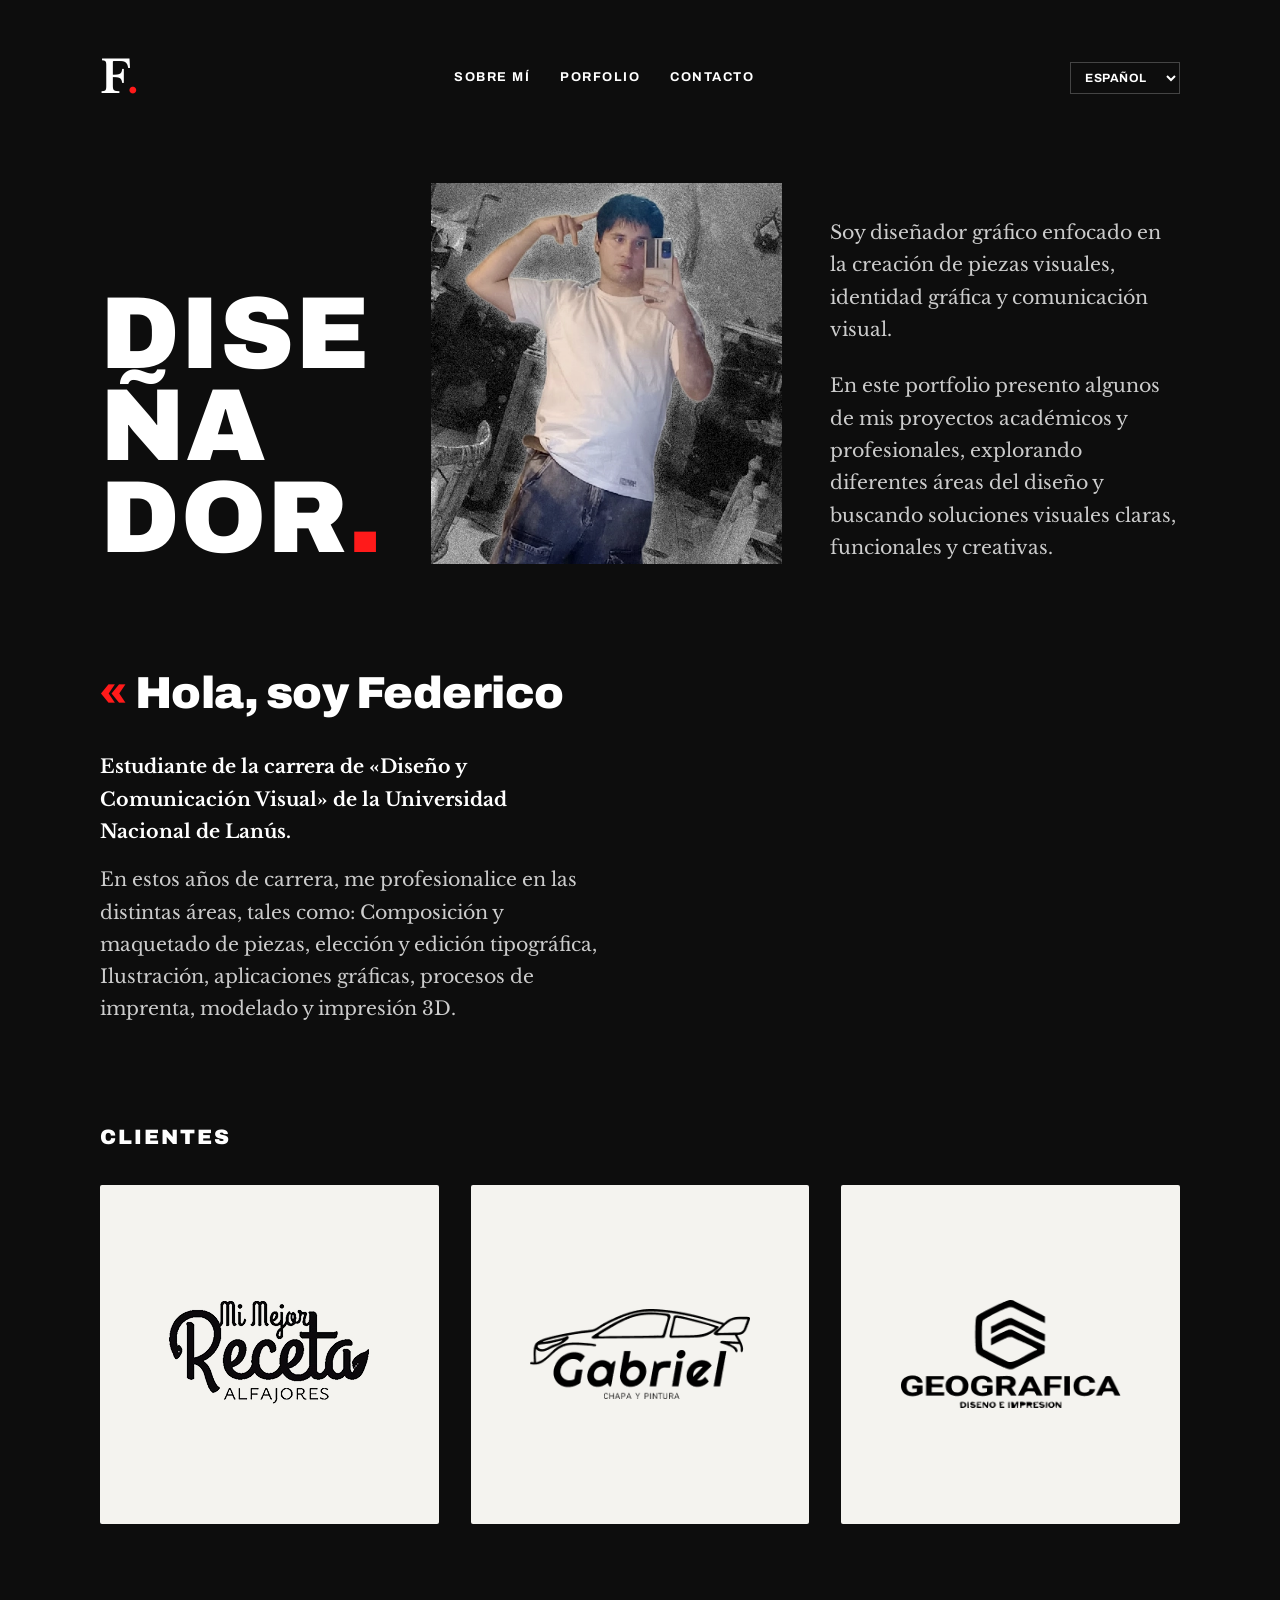
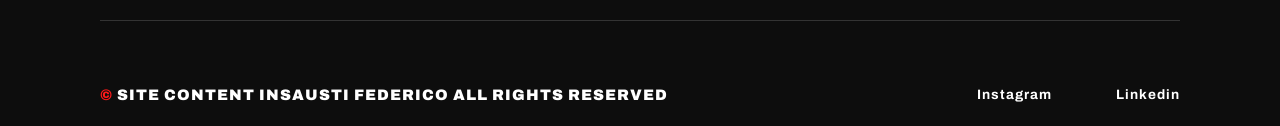
<file: index.html>
<!DOCTYPE html>
<html lang="es">

<head>
  <meta charset="UTF-8">
  <meta name="viewport" content="width=device-width, initial-scale=1.0">
  <title>Portfolio Federico Insausti</title>

  <!-- Favicon -->
  <link rel="icon" type="image/webp" href="img/f-logofabicon.webp">

  <link rel="stylesheet" href="estilos.css">

</head>

<body>

  <!-- ENCABEZADO Y NAVEGACIÓN -->
  <header>
    <div class="logo" aria-label="Federico Insausti">F</div>
    <nav>
      <a href="index.html" class="boton-head">SOBRE MÍ</a>
      <a href="porfolio.html" class="boton-head">PORFOLIO</a>
      <a href="contacto.html" class="boton-head">CONTACTO</a>
    </nav>
    <div class="language-switcher">
      <label class="visually-hidden" for="site-language">Idioma del sitio</label>
      <select class="language-select" id="site-language" aria-label="Idioma del sitio">
        <option value="es">ESPAÑOL</option>
        <option value="en">ENGLISH</option>
        <option value="fr">FRANÇAIS</option>
      </select>
    </div>
  </header>

  <!-- CONTENIDO PRINCIPAL -->
  <main>

    <!-- SECCIÓN FOTO -->
    <section class="seccion-foto">
      <h2 class="titulo-principal" aria-label="Diseñador">
        <p>DISE</p>
        <p>ÑA</p>
        <p class="titulo-final">DOR</p>
      </h2>

      <div class="col-foto">
        <img src="img/fotoporfolio.webp" alt="Retrato de Federico Insausti" class="foto-perfil" width="460"
          height="500">
      </div>

      <div class="col-descripcion">
        <p class="texto-serif">
          Soy diseñador gráfico enfocado en la creación de piezas visuales, identidad gráfica y comunicación visual.
        </p>
        <p class="texto-serif">
          En este portfolio presento algunos de mis proyectos académicos y profesionales, explorando diferentes áreas
          del diseño y buscando soluciones visuales claras, funcionales y creativas.
        </p>
      </div>
    </section>

    <!-- SECCIÓN HOLA -->
    <section class="seccion-hola" id="sobre-mi">
      <h1 class="titulo-hola">
        Hola, soy Federico
      </h1>
      <div class="texto-hola">
        <p class="texto-serif destacado">
          Estudiante de la carrera de «Diseño y Comunicación Visual» de la Universidad Nacional de Lanús.
        </p>
        <p class="texto-serif">
          En estos años de carrera, me profesionalice en las distintas áreas, tales como: Composición y maquetado de
          piezas, elección y edición tipográfica, Ilustración, aplicaciones gráficas, procesos de imprenta, modelado y
          impresión 3D.
        </p>
      </div>
    </section>

    <!-- SECCIÓN CLIENTES -->
    <section class="seccion-clientes">
      <h2 class="titulo-seccion">CLIENTES</h2>

      <div class="clientes-list">
        <a class="card-cliente" href="porfolio.html#principales"
          aria-label="Ver el trabajo de Mi Mejor Receta en el porfolio">
          <img src="img/logo-mimejorreceta.webp" alt="Mi Mejor Receta Alfajores" class="logo-mi-mejor-receta"
            width="200" height="106">
        </a>
        <div class="card-cliente">
          <img src="img/logo-gabriel.webp" alt="Gabriel Car Detailing" class="logo-gabriel" width="247" height="101">
        </div>
        <div class="card-cliente">
          <img src="img/logo-geografica.webp" alt="Geografica Imprenta y Carteleria" class="logo-geografica" width="233"
            height="115">
        </div>
      </div>
    </section>

  </main>

  <!-- PIE DE PÁGINA -->
  <footer>
    <p class="copyright">SITE CONTENT INSAUSTI FEDERICO ALL RIGHTS RESERVED</p>

    <div class="social-links">
      <a href="https://www.instagram.com/3dreve/" target="_blank" rel="noopener">Instagram</a>
      <a href="https://www.linkedin.com/in/federico-ezequiel-insausti-casale" target="_blank"
        rel="noopener">Linkedin</a>
    </div>
  </footer>
  <script src="traductor.js"></script>
  <script src="scroll-animations.js"></script>
</body>

</html>
</file>
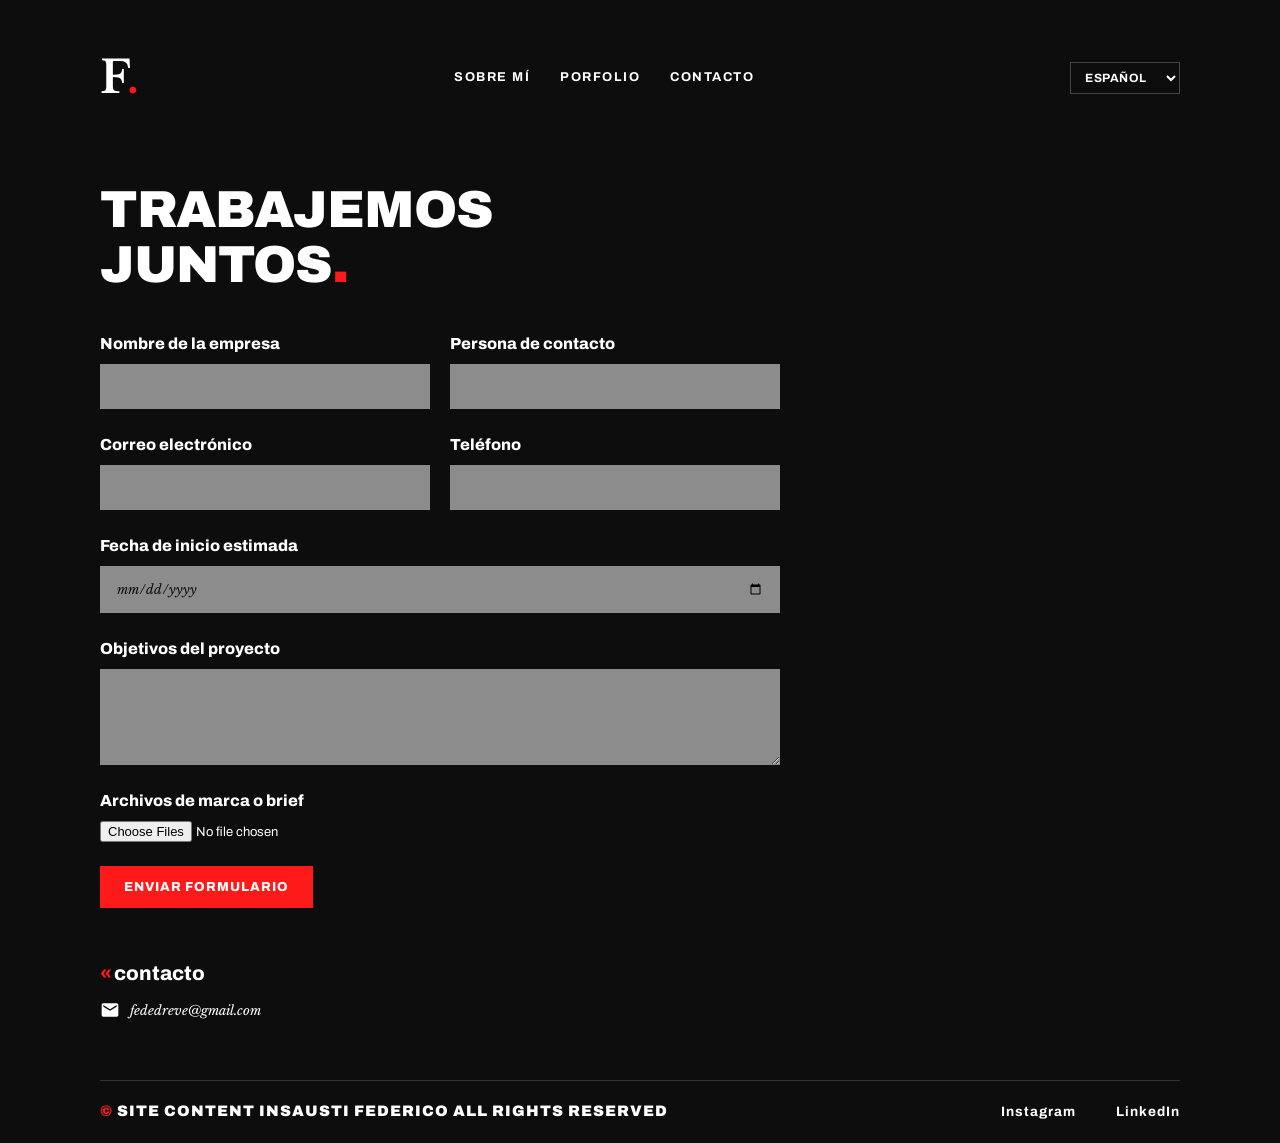
<file: contacto.html>
<!DOCTYPE html>
<html lang="es">

<head>
    <meta charset="UTF-8">
    <meta name="viewport" content="width=device-width, initial-scale=1.0">
    <title>Insausti Federico - Contacto</title>

    <!-- Favicon -->
    <link rel="icon" type="image/webp" href="img/f-logofabicon.webp">

    <!-- Hoja de estilos -->
    <link rel="stylesheet" href="estilos.css">
</head>

<body class="page-contact">

    <header>
        <div class="logo" aria-label="Federico Insausti">F</div>
        <nav>
            <a href="index.html" class="boton-head">SOBRE MÍ</a>
            <a href="porfolio.html" class="boton-head">PORFOLIO</a>
            <a href="contacto.html" class="boton-head">CONTACTO</a>
        </nav>
        <div class="language-switcher">
            <label class="visually-hidden" for="site-language">Idioma del sitio</label>
            <select class="language-select" id="site-language" aria-label="Idioma del sitio">
                <option value="es">ESPAÑOL</option>
                <option value="en">ENGLISH</option>
                <option value="fr">FRANÇAIS</option>
            </select>
        </div>
    </header>

    <main>
        <section>
            <h1>TRABAJEMOS JUNTOS</h1>

            <form action="https://formsubmit.io/f/feb82d72-160c-404a-a0c5-b6f20b343478" method="POST"
                enctype="multipart/form-data">
                <div class="form-row">
                    <div class="field-group">
                        <label for="company-name">Nombre de la empresa</label>
                        <input type="text" id="company-name" name="Company name" required>
                    </div>

                    <div class="field-group">
                        <label for="primary-contact">Persona de contacto</label>
                        <input type="text" id="primary-contact" name="Primary contact" required>
                    </div>
                </div>

                <div class="form-row">
                    <div class="field-group">
                        <label for="email">Correo electrónico</label>
                        <input type="email" id="email" name="Email" required>
                    </div>

                    <div class="field-group">
                        <label for="phone">Teléfono</label>
                        <input type="tel" id="phone" name="Phone">
                    </div>
                </div>

                <div class="field-group full-width">
                    <label for="target-start-date">Fecha de inicio estimada</label>
                    <input type="date" id="target-start-date" name="Target start date">
                </div>

                <div class="field-group full-width">
                    <label for="goals">Objetivos del proyecto</label>
                    <textarea id="goals" name="Goals for the engagement" rows="4" required></textarea>
                </div>

                <div class="field-group full-width">
                    <label for="brand-assets">Archivos de marca o brief</label>
                    <input type="file" id="brand-assets" name="Brand assets or brief" accept="image/*" multiple>
                    <div class="image-preview-list" id="image-preview-list" aria-live="polite"></div>
                </div>

                <input type="text" name="_formsubmit_id" tabindex="-1" autocomplete="off" hidden>

                <button class="btn-submit" type="submit">Enviar formulario</button>
            </form>
        </section>

        <section>
            <h2>contacto</h2>
            <div class="direct-contact">
                <svg class="icon-mail" viewBox="0 0 24 24">
                    <path
                        d="M20 4H4c-1.1 0-1.99.9-1.99 2L2 18c0 1.1.9 2 2 2h16c1.1 0 2-.9 2-2V6c0-1.1-.9-2-2-2zm0 4l-8 5-8-5V6l8 5 8-5v2z" />
                </svg>
                <a href="mailto:fededreve@gmail.com">fededreve@gmail.com</a>
            </div>
        </section>
    </main>

    <footer>
        <p class="copyright">SITE CONTENT INSAUSTI FEDERICO ALL RIGHTS RESERVED</p>
        <div class="social-links">
            <a href="https://www.instagram.com/3dreve/" target="_blank" rel="noopener">Instagram</a>
            <a href="https://www.linkedin.com/in/federico-ezequiel-insausti-casale/" target="_blank"
                rel="noopener">LinkedIn</a>
        </div>
    </footer>
    <script src="traductor.js"></script>
    <script src="image-previews.js"></script>
    <script src="scroll-animations.js"></script>
</body>

</html>
</file>
<file: estilos.css>
/* ==========================================
   TIPOGRAFÍAS LOCALES
   ========================================== */
@font-face {
  font-family: 'Archivo';
  src: url('fonts/Archivo/Archivo-VariableFont_wdth,wght.ttf') format('truetype');
  font-style: normal;
  font-weight: 400 900;
  font-display: swap;
}

@font-face {
  font-family: 'Libre Baskerville';
  src: url('fonts/Libre_Baskerville/LibreBaskerville-VariableFont_wght.ttf') format('truetype');
  font-style: normal;
  font-weight: 400 700;
  font-display: swap;
}

@font-face {
  font-family: 'Libre Baskerville';
  src: url('fonts/Libre_Baskerville/LibreBaskerville-Italic-VariableFont_wght.ttf') format('truetype');
  font-style: italic;
  font-weight: 400 700;
  font-display: swap;
}

/* ==========================================
   RESET & ESTILOS GENERALES
   ========================================== */
* {
  box-sizing: border-box;
  margin: 0;
  padding: 0;
}

body {
  background-color: #0d0d0d;
  color: #ffffff;
  font-family: 'Archivo', sans-serif;
  line-height: 1.5;
  padding: 20px 100px;
  max-width: 1920px;
}

body.scroll-effects-ready .scroll-reveal {
  opacity: 0;
  filter: blur(4px);
  transform: translate3d(0, 30px, 0) scale(0.985);
  transition:
    opacity 700ms cubic-bezier(0.2, 0.7, 0.2, 1),
    filter 700ms cubic-bezier(0.2, 0.7, 0.2, 1),
    transform 700ms cubic-bezier(0.2, 0.7, 0.2, 1);
}

body.scroll-effects-ready .scroll-reveal.scroll-reveal-visible {
  opacity: 1;
  filter: blur(0);
  transform: translate3d(0, 0, 0) scale(1);
}

body.scroll-effects-ready .scroll-reveal:nth-child(2) {
  transition-delay: 80ms;
}

body.scroll-effects-ready .scroll-reveal:nth-child(3) {
  transition-delay: 160ms;
}

body.scroll-effects-ready .scroll-reveal:nth-child(4) {
  transition-delay: 240ms;
}

body.scroll-effects-ready .scroll-reveal:nth-child(5) {
  transition-delay: 320ms;
}

@media (prefers-reduced-motion: reduce) {
  body.scroll-effects-ready .scroll-reveal {
    opacity: 1;
    filter: none;
    transform: none;
    transition: none;
  }
}

/* ==========================================
   CABECERA Y NAVEGACIÓN 
   ========================================== */
header {
  position: sticky;
  top: 0;
  z-index: 10;
  display: flex;
  justify-content: space-between;
  align-items: center;
  padding: 24px 0 72px;
  background-color: #0d0d0d;
}

nav {
  display: flex;
  gap: 30px;
}

.language-switcher {
  display: flex;
  align-items: center;
  min-height: 32px;
}

.visually-hidden {
  position: absolute;
  width: 1px;
  height: 1px;
  overflow: hidden;
  clip: rect(0, 0, 0, 0);
  white-space: nowrap;
  clip-path: inset(50%);
}

.language-switcher .language-select {
  width: auto;
  min-height: 32px;
  margin: 0;
  padding: 6px 10px;
  border: 1px solid #444444;
  border-radius: 0;
  background-color: #0d0d0d;
  color: #ffffff;
  font-family: 'Archivo', sans-serif;
  font-size: 12px;
  font-style: normal;
  font-weight: 700;
  letter-spacing: 0.5px;
  color-scheme: dark;
  cursor: pointer;
}

.language-switcher .language-select:focus-visible {
  outline: 2px solid #ff1a1a;
  outline-offset: 3px;
}

/* ==========================================
   ELEMENTOS GENERALES
   ========================================== */
.logo {
  font-family: 'Libre Baskerville', Georgia, serif;
  font-size: 44.8px;
  font-weight: 700;
  letter-spacing: -1px;
}

.logo::after {
  color: #ff1a1a;
  content: ".";
}

.boton-head {
  color: #ffffff;
  text-decoration: none;
  font-size: 12.8px;
  font-weight: 700;
  font-family: 'Archivo', sans-serif;
  letter-spacing: 1.5px;
  transition: opacity 0.2s ease;
}

.boton-head:hover {
  opacity: 0.7;
}

/* ==========================================
   SECCIÓN FOTO 
   ========================================== */
.seccion-foto {
  display: flex;
  justify-content: space-between;
  align-items: flex-end;
  gap: 48px;
  margin-bottom: 96px;
}

.titulo-principal {
  display: flex;
  flex-direction: column;
  flex: 0 0 auto;
  font-family: 'Archivo', sans-serif;
  font-size: clamp(56px, 8vw, 104px);
  font-weight: 900;
  line-height: 0.9;
  letter-spacing: 1px;
  text-transform: uppercase;
  max-width: 100%;
}

.titulo-final::after {
  content: ".";
  color: #ff1a1a;
}

.col-foto {
  display: flex;
  justify-content: center;
  flex: 1;
}

.foto-perfil {
  width: 100%;
  max-width: 460px;
  height: auto;
  object-fit: contain;
  filter: grayscale(20%) contrast(105%);
}

.col-descripcion {
  display: flex;
  flex-direction: column;
  gap: 24px;
  flex: 1;
}

.texto-serif {
  font-family: 'Libre Baskerville', Georgia, serif;
  font-size: 19px;
  font-style: normal;
  font-weight: 400;
  color: #cccccc;
  line-height: 1.7;
}

.texto-serif.destacado {
  color: #ffffff;
  font-weight: 700;
}

/* ==========================================
   SECCIÓN HOLA
   ========================================== */
.seccion-hola {
  margin-bottom: 96px;
  max-width: 500px;
}

.titulo-hola {
  font-family: 'Archivo', sans-serif;
  font-size: 44.8px;
  font-weight: 900;
  margin-bottom: 24px;
  display: flex;
  align-items: center;
  gap: 4px;
  letter-spacing: -0.5px;
}

.titulo-hola::before {
  content: "«";
  color: #ff1a1a;
  font-family: 'Archivo', sans-serif;
  margin-right: 4px;
}

.texto-hola {
  display: flex;
  flex-direction: column;
  gap: 16px;
}

/* ==========================================
   SECCIÓN CLIENTES 
   ========================================== */
.seccion-clientes {
  margin-bottom: 96px;
}

.titulo-seccion {
  font-family: 'Archivo', sans-serif;
  font-size: 20.8px;
  font-weight: 900;
  letter-spacing: 2px;
  margin-bottom: 32px;
  text-transform: uppercase;
}

.clientes-list {
  display: flex;
  gap: 32px;
}

.card-cliente {
  background-color: #f4f3ef;
  flex: 1;
  aspect-ratio: 1/1;
  display: flex;
  align-items: center;
  justify-content: center;
  padding: 40px;
  border-radius: 2px;
}

.card-cliente:focus-visible {
  outline: 2px solid #ff1a1a;
  outline-offset: 4px;
}

.card-cliente img {
  max-width: 85%;
  max-height: 85%;
  object-fit: contain;
}

/* ==========================================
   FOOTER
   ========================================== */
footer {
  display: flex;
  justify-content: space-between;
  align-items: flex-end;
  padding-top: 64px;
  border-top: 1px solid #333333;
}

.copyright {
  font-family: 'Archivo', sans-serif;
  font-size: 15.2px;
  font-weight: 900;
  line-height: 1.4;
  letter-spacing: 1px;
}

.copyright::before {
  color: #ff1a1a;
  content: "© ";
}

.social-links {
  display: flex;
  gap: 64px;
}

.social-links a {
  color: #ffffff;
  text-decoration: none;
  font-family: 'Archivo', sans-serif;
  font-size: 13.6px;
  font-weight: 700;
  letter-spacing: 1px;
  transition: opacity 0.2s ease;
}

.social-links a:hover {
  opacity: 0.7;
}

/* ==========================================
   RESPONSIVE 
   ========================================== */
@media (max-width: 992px) {
  body {
    padding: 24px 32px;
  }

  .seccion-foto {
    flex-direction: column;
    align-items: flex-start;
    gap: 40px;
  }

  .titulo-principal {
    font-size: clamp(56px, 8vw, 80px);
  }

  .clientes-list {
    flex-direction: column;
  }
}

@media (max-width: 600px) {
  header {
    flex-direction: column;
    gap: 24px;
    align-items: flex-start;
  }

  nav {
    width: 100%;
    flex-wrap: wrap;
    gap: 12px 16px;
  }

  footer {
    flex-direction: column;
    align-items: flex-start;
    gap: 32px;
  }

  .social-links {
    gap: 32px;
  }

  .titulo-principal {
    font-size: clamp(48px, 13vw, 64px);
  }

  .titulo-hola {
    font-size: clamp(32px, 10vw, 44.8px);
  }
}

/* ==========================================
   PORFOLIO
   ========================================== */
:root {
  --text-white: #ffffff;
  --accent-red: #ff1a1a;
  --card-bg: #d9d9d9;
  --font-body: 'Libre Baskerville', serif;
}

.page-portfolio {
  overflow-x: hidden;
}

.page-portfolio main#porfolio>h1::after {
  color: var(--accent-red);
  content: ".";
}

.page-portfolio .bio-text {
  color: var(--text-white);
  font-family: var(--font-body);
  font-size: 17px;
  font-style: normal;
  font-weight: 400;
  line-height: 1.7;
}

.page-portfolio .bio-text p {
  margin-bottom: 16px;
}

.page-portfolio .bio-text p:last-child {
  margin-bottom: 0;
}

.page-portfolio .card {
  display: flex;
  align-items: center;
  justify-content: center;
  overflow: hidden;
  background-color: var(--card-bg);
}

.page-portfolio .card img {
  display: block;
  width: 100%;
  height: 100%;
  object-fit: cover;
}

.page-portfolio .video-card {
  width: 100%;
  background-color: #0d0d0d;
}

.page-portfolio .video-card video {
  display: block;
  width: 100%;
  height: auto;
  aspect-ratio: 1920 / 400;
  object-fit: cover;
}

.page-portfolio nav a {
  color: var(--text-white);
  font-size: 13px;
  font-weight: 600;
  letter-spacing: 1.5px;
  text-decoration: none;
  transition: color 0.3s ease;
}

.page-portfolio nav a:hover {
  color: var(--accent-red);
}

.page-portfolio main#porfolio {
  display: flex;
  flex-direction: column;
  gap: 24px;
}

.page-portfolio main#porfolio>h1 {
  width: 100%;
  max-width: 450px;
  margin-bottom: 20px;
  font-size: 54px;
  font-weight: 900;
  line-height: 0.95;
  letter-spacing: -1px;
}

.page-portfolio #principales {
  display: flex;
  gap: 16px;
  min-height: 380px;
  scroll-margin-top: 210px;
}

.page-portfolio #principales .card {
  flex: 1;
}

.page-portfolio #principales .card:nth-child(4) {
  flex: 0.5;
}

.page-portfolio #pequenas-piezas {
  display: flex;
  gap: 16px;
  min-height: 115px;
}

.page-portfolio #pequenas-piezas .card {
  flex: 1;
}

.page-portfolio #trabajo-destacado {
  display: flex;
  align-items: stretch;
  gap: 16px;
}

.page-portfolio #trabajo-destacado .col-left {
  display: flex;
  flex: 2;
  gap: 16px;
}

.page-portfolio #trabajo-destacado .card.large {
  flex: 1.2;
  min-height: 360px;
}

.page-portfolio #trabajo-destacado .stacked-cards {
  display: flex;
  flex: 1;
  flex-direction: column;
  gap: 16px;
}

.page-portfolio #trabajo-destacado .stacked-cards .card {
  flex: 1;
  min-height: 172px;
}

.page-portfolio #trabajo-destacado .col-right {
  display: flex;
  flex: 1;
  flex-direction: column;
  justify-content: flex-end;
  padding: 0 20px;
}

.page-portfolio #libro h2 {
  margin-bottom: 16px;
  font-size: 24px;
  font-weight: 900;
}

.page-portfolio .book-reader {
  width: 100%;
  max-width: 1100px;
  margin: 0 auto;
}

.page-portfolio .book-stage {
  display: flex;
  min-height: 360px;
  align-items: center;
  justify-content: center;
  padding: 24px;
  background: #e9e6e2;
  perspective: 1400px;
}

.page-portfolio .book-pages {
  display: flex;
  width: 100%;
  justify-content: center;
}

.page-portfolio .book-page {
  display: flex;
  flex: 1 1 0;
  min-width: 0;
  align-items: center;
  justify-content: center;
  overflow: hidden;
  background: #fff;
  box-shadow: 0 8px 24px #0002;
}

.page-portfolio .book-page.is-hidden,
.page-portfolio .book-error.is-hidden {
  display: none;
}

.page-portfolio .book-page canvas {
  display: block;
  width: 100%;
  max-width: 100%;
  height: auto;
}

.page-portfolio .book-page+.book-page {
  border-left: 1px solid #ddd;
}

.page-portfolio .book-pages.turning {
  animation: book-turn 0.35s ease;
}

.page-portfolio .book-controls {
  display: flex;
  align-items: center;
  justify-content: center;
  gap: 18px;
  margin-top: 16px;
}

.page-portfolio .book-controls button {
  padding: 10px 18px;
  border: 0;
  background: var(--accent-red);
  color: var(--text-white);
  font: inherit;
  cursor: pointer;
  transition: opacity 0.2s ease;
}

.page-portfolio .book-controls button:hover:not(:disabled) {
  opacity: 0.8;
}

.page-portfolio .book-controls button:focus-visible {
  outline: 2px solid var(--accent-red);
  outline-offset: 3px;
}

.page-portfolio .book-controls button:disabled {
  opacity: 0.45;
  cursor: not-allowed;
}

.page-portfolio .book-status {
  min-width: 130px;
  text-align: center;
}

.page-portfolio .book-error {
  margin-top: 12px;
  color: var(--accent-red);
  text-align: center;
}

.page-portfolio .book-error a {
  color: inherit;
  text-decoration: underline;
  text-underline-offset: 3px;
}

@keyframes book-turn {
  50% {
    transform: rotateY(-8deg);
    opacity: 0.65;
  }
}

.page-portfolio #piezas-varias {
  display: flex;
  flex-direction: column;
  gap: 16px;
}

.page-portfolio .flex-row {
  display: flex;
  gap: 16px;
  min-height: 280px;
}

.page-portfolio .col-item {
  flex: 1;
}

.page-portfolio .col-item.wide {
  flex: 2;
}

.page-portfolio .col-item.bio-text {
  display: flex;
  flex-direction: column;
  justify-content: flex-end;
  padding: 0 15px;
}

.page-portfolio .stacked-col {
  display: flex;
  flex-direction: column;
  gap: 16px;
}

.page-portfolio .stacked-col .card {
  flex: 1;
}

.page-portfolio footer {
  align-items: center;
  margin-top: 64px;
  padding-top: 20px;
  border-top: 0;
  font-size: 11px;
  font-weight: 800;
  letter-spacing: 0.5px;
}

.page-portfolio .redes {
  display: flex;
  gap: 40px;
}

.page-portfolio .redes a {
  color: var(--text-white);
  text-decoration: none;
  transition: color 0.3s ease;
}

.page-portfolio .redes a:hover {
  color: var(--accent-red);
}

@media (max-width: 992px) {
  .page-portfolio {
    padding: 30px 20px;
  }

  .page-portfolio #principales {
    min-height: 260px;
  }

  .page-portfolio #trabajo-destacado {
    flex-direction: column;
  }

  .page-portfolio #trabajo-destacado .col-right {
    padding: 20px 0;
  }

  .page-portfolio .flex-row {
    flex-direction: column;
  }

  .page-portfolio .col-item.wide,
  .page-portfolio .col-item {
    width: 100%;
    min-height: 220px;
  }

  .page-portfolio .col-item.bio-text {
    min-height: 0;
    padding: 20px 0;
  }
}

@media (max-width: 680px) {
  .page-portfolio .book-stage {
    min-height: 280px;
    padding: 12px;
  }

  .page-portfolio .book-page+.book-page {
    display: none;
  }

  .page-portfolio .book-controls {
    gap: 8px;
  }

  .page-portfolio .book-controls button {
    padding: 9px 12px;
  }
}

@media (max-width: 600px) {
  .page-portfolio header {
    gap: 20px;
  }

  .page-portfolio main#porfolio>h1 {
    font-size: clamp(28px, 9vw, 38px);
  }

  .page-portfolio #principales,
  .page-portfolio #pequenas-piezas {
    flex-direction: column;
    min-height: 0;
  }

  .page-portfolio #principales .card {
    min-height: 200px;
  }

  .page-portfolio #pequenas-piezas .card {
    min-height: 80px;
  }

  .page-portfolio #trabajo-destacado .col-left {
    flex-direction: column;
  }
}

@media (max-width: 480px) {
  .page-portfolio .book-controls {
    flex-wrap: wrap;
  }

  .page-portfolio .book-controls button {
    flex: 1;
    padding: 8px;
  }

  .page-portfolio .book-status {
    order: -1;
    min-width: 100%;
  }
}

@media (prefers-reduced-motion: reduce) {
  .page-portfolio .book-pages.turning {
    animation: none;
  }
}

/* ==========================================
   CONTACTO
   ========================================== */
.page-contact {
  display: flex;
  min-height: 100vh;
  flex-direction: column;
}

.page-contact main {
  flex: 1;
  display: flex;
  flex-direction: column;
}

.page-contact section {
  width: 100%;
}

.page-contact h1 {
  max-width: 450px;
  margin-bottom: 40px;
  font-family: 'Archivo', sans-serif;
  font-size: 52px;
  font-weight: 900;
  line-height: 1.05;
  letter-spacing: -1px;
  text-transform: uppercase;
}

.page-contact h1::after,
.page-contact h2::before {
  color: #ff1a1a;
}

.page-contact h1::after {
  content: ".";
}

.page-contact h2::before {
  content: "«";
  margin-right: 2px;
}

.page-contact form {
  display: flex;
  max-width: 680px;
  flex-direction: column;
  gap: 24px;
  margin-bottom: 50px;
}

.page-contact .form-row {
  display: flex;
  width: 100%;
  gap: 20px;
}

.page-contact .field-group {
  display: flex;
  flex: 1;
  flex-direction: column;
  gap: 8px;
}

.page-contact .field-group.full-width {
  width: 100%;
}

.page-contact label {
  color: #ffffff;
  font-family: 'Archivo', sans-serif;
  font-size: 16px;
  font-weight: 800;
}

.page-contact input[type="text"],
.page-contact input[type="email"],
.page-contact input[type="tel"],
.page-contact input[type="date"],
.page-contact select,
.page-contact textarea {
  width: 100%;
  padding: 14px 16px;
  border: none;
  border-radius: 0;
  outline: none;
  background-color: #8c8c8c;
  color: #0d0d0d;
  font-family: 'Libre Baskerville', serif;
  font-size: 13px;
  font-style: italic;
}

.page-contact select {
  min-height: 46px;
}

.page-contact textarea {
  min-height: 90px;
  resize: vertical;
}

.page-contact input[type="file"] {
  width: 100%;
  color: #ffffff;
  font-family: 'Archivo', sans-serif;
  font-size: 13px;
}

.page-contact .image-preview-list {
  display: grid;
  grid-template-columns: repeat(auto-fill, 112px);
  gap: 12px;
  width: 100%;
  margin-top: 4px;
}

.page-contact .image-preview-list:empty {
  display: none;
}

.page-contact .image-preview {
  position: relative;
  width: 112px;
  height: 112px;
  overflow: hidden;
  border: 2px solid #8c8c8c;
  background: #1a1a1a;
}

.page-contact .image-preview img {
  width: 100%;
  height: 100%;
  object-fit: cover;
}

.page-contact .image-preview-remove {
  position: absolute;
  top: 6px;
  right: 6px;
  display: flex;
  width: 28px;
  height: 28px;
  align-items: center;
  justify-content: center;
  padding: 0;
  border: 0;
  border-radius: 50%;
  background: #ff1a1a;
  color: #ffffff;
  font-family: 'Archivo', sans-serif;
  font-size: 18px;
  line-height: 28px;
  text-align: center;
  cursor: pointer;
  box-shadow: 0 2px 8px #00000066;
}

.page-contact .image-preview-remove:hover {
  background: #d91616;
}

.page-contact .image-preview-remove:focus-visible {
  outline: 2px solid #ffffff;
  outline-offset: 2px;
}

.page-contact .btn-submit {
  align-self: flex-start;
  padding: 14px 24px;
  border: 0;
  background-color: #ff1a1a;
  color: #ffffff;
  font-family: 'Archivo', sans-serif;
  font-size: 13px;
  font-weight: 800;
  letter-spacing: 1px;
  text-transform: uppercase;
  cursor: pointer;
  transition: opacity 0.2s ease;
}

.page-contact .btn-submit:hover {
  opacity: 0.8;
}

.page-contact .btn-submit:focus-visible {
  outline: 2px solid #ffffff;
  outline-offset: 3px;
}

.page-contact h2 {
  margin-bottom: 12px;
  color: #ffffff;
  font-family: 'Archivo', sans-serif;
  font-size: 20px;
  font-weight: 800;
}

.page-contact .direct-contact {
  display: flex;
  align-items: center;
  gap: 10px;
  margin-bottom: 60px;
}

.page-contact .direct-contact .icon-mail {
  width: 20px;
  height: 20px;
  fill: #ffffff;
}

.page-contact .direct-contact a {
  color: #ffffff;
  font-family: 'Libre Baskerville', serif;
  font-size: 13px;
  font-style: italic;
  text-decoration: none;
}

.page-contact footer {
  align-items: center;
  padding-top: 20px;
  border-top: 1px solid #333333;
  font-size: 12px;
  font-weight: 800;
  letter-spacing: 0.5px;
}

.page-contact footer p {
  color: #ffffff;
}

.page-contact .social-links {
  gap: 40px;
}

.page-contact .social-links a {
  transition: opacity 0.2s ease;
}

.page-contact .social-links a:hover {
  opacity: 0.7;
}

@media (max-width: 768px) {
  .page-contact {
    padding: 24px 20px;
  }

  .page-contact h1 {
    font-size: clamp(32px, 9vw, 42px);
  }

  .page-contact header {
    margin-bottom: 40px;
  }

  .page-contact .form-row {
    flex-direction: column;
    gap: 24px;
  }

}
</file>
